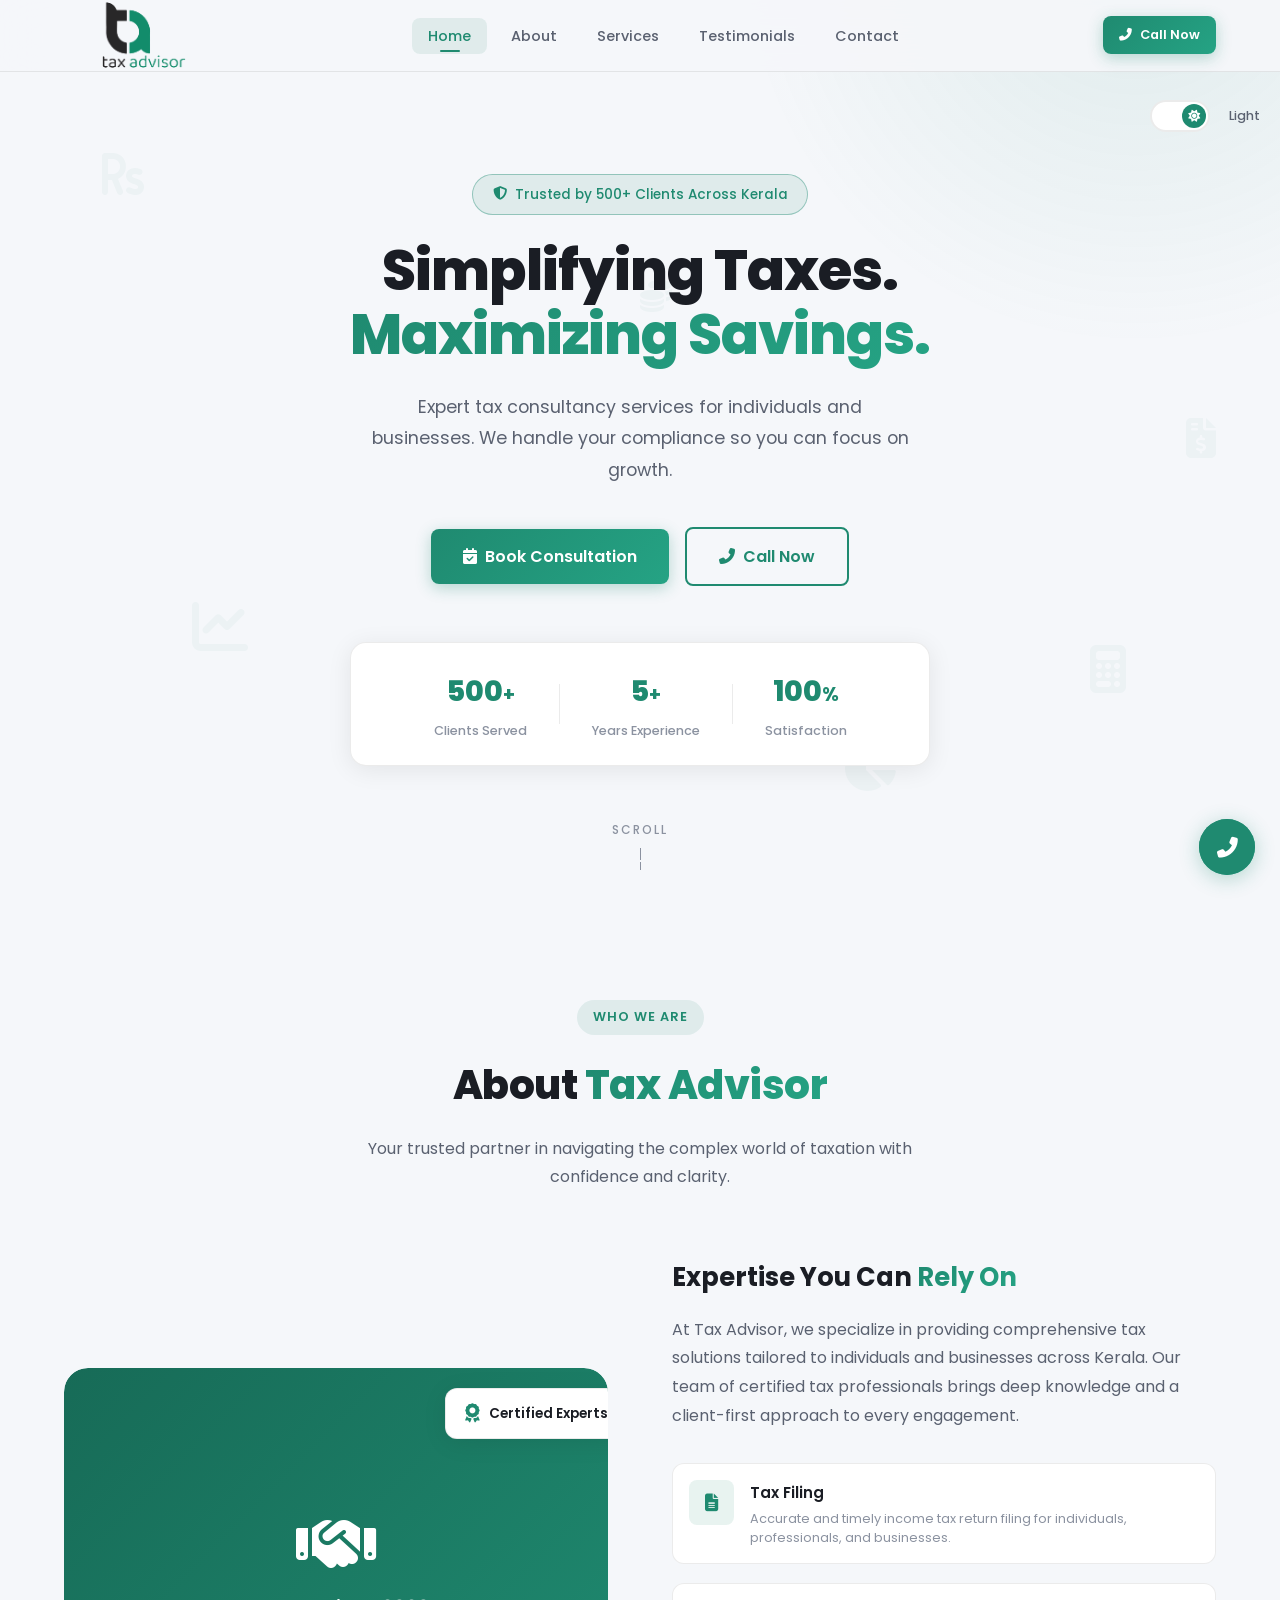
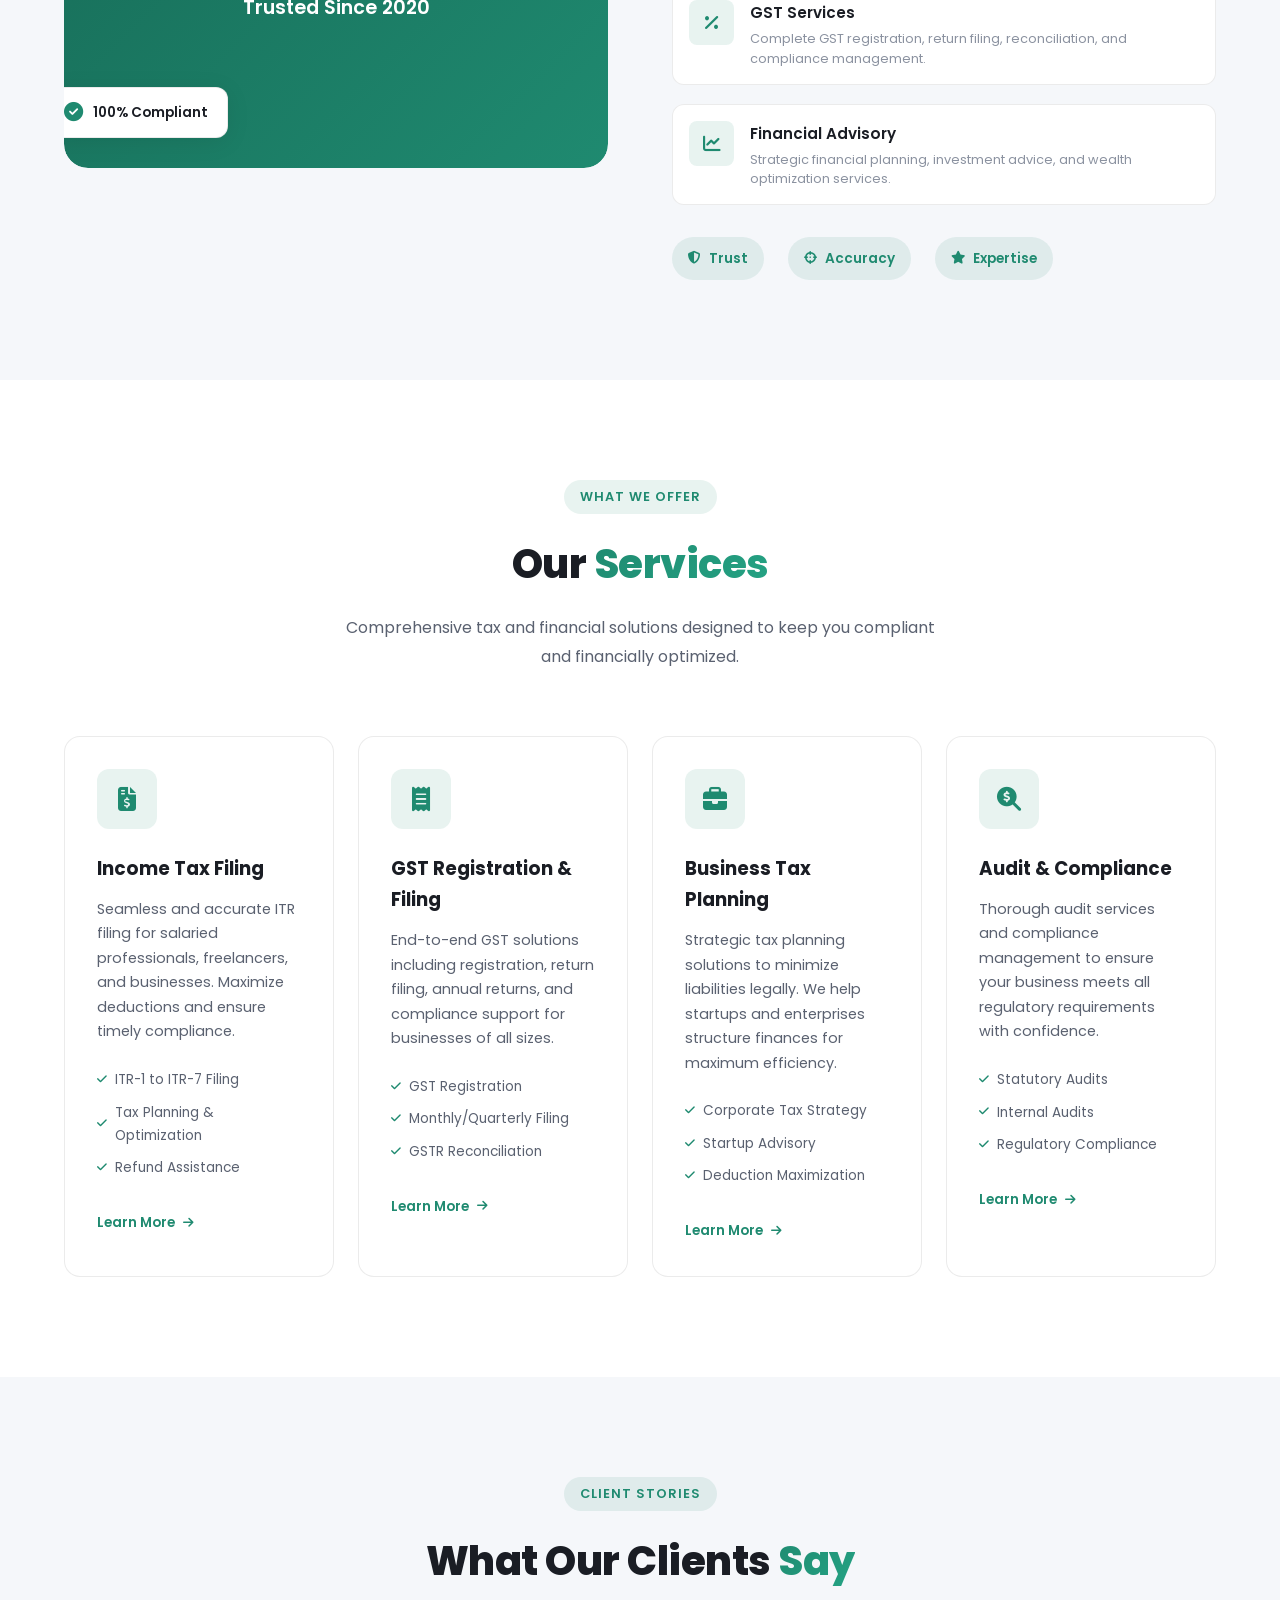
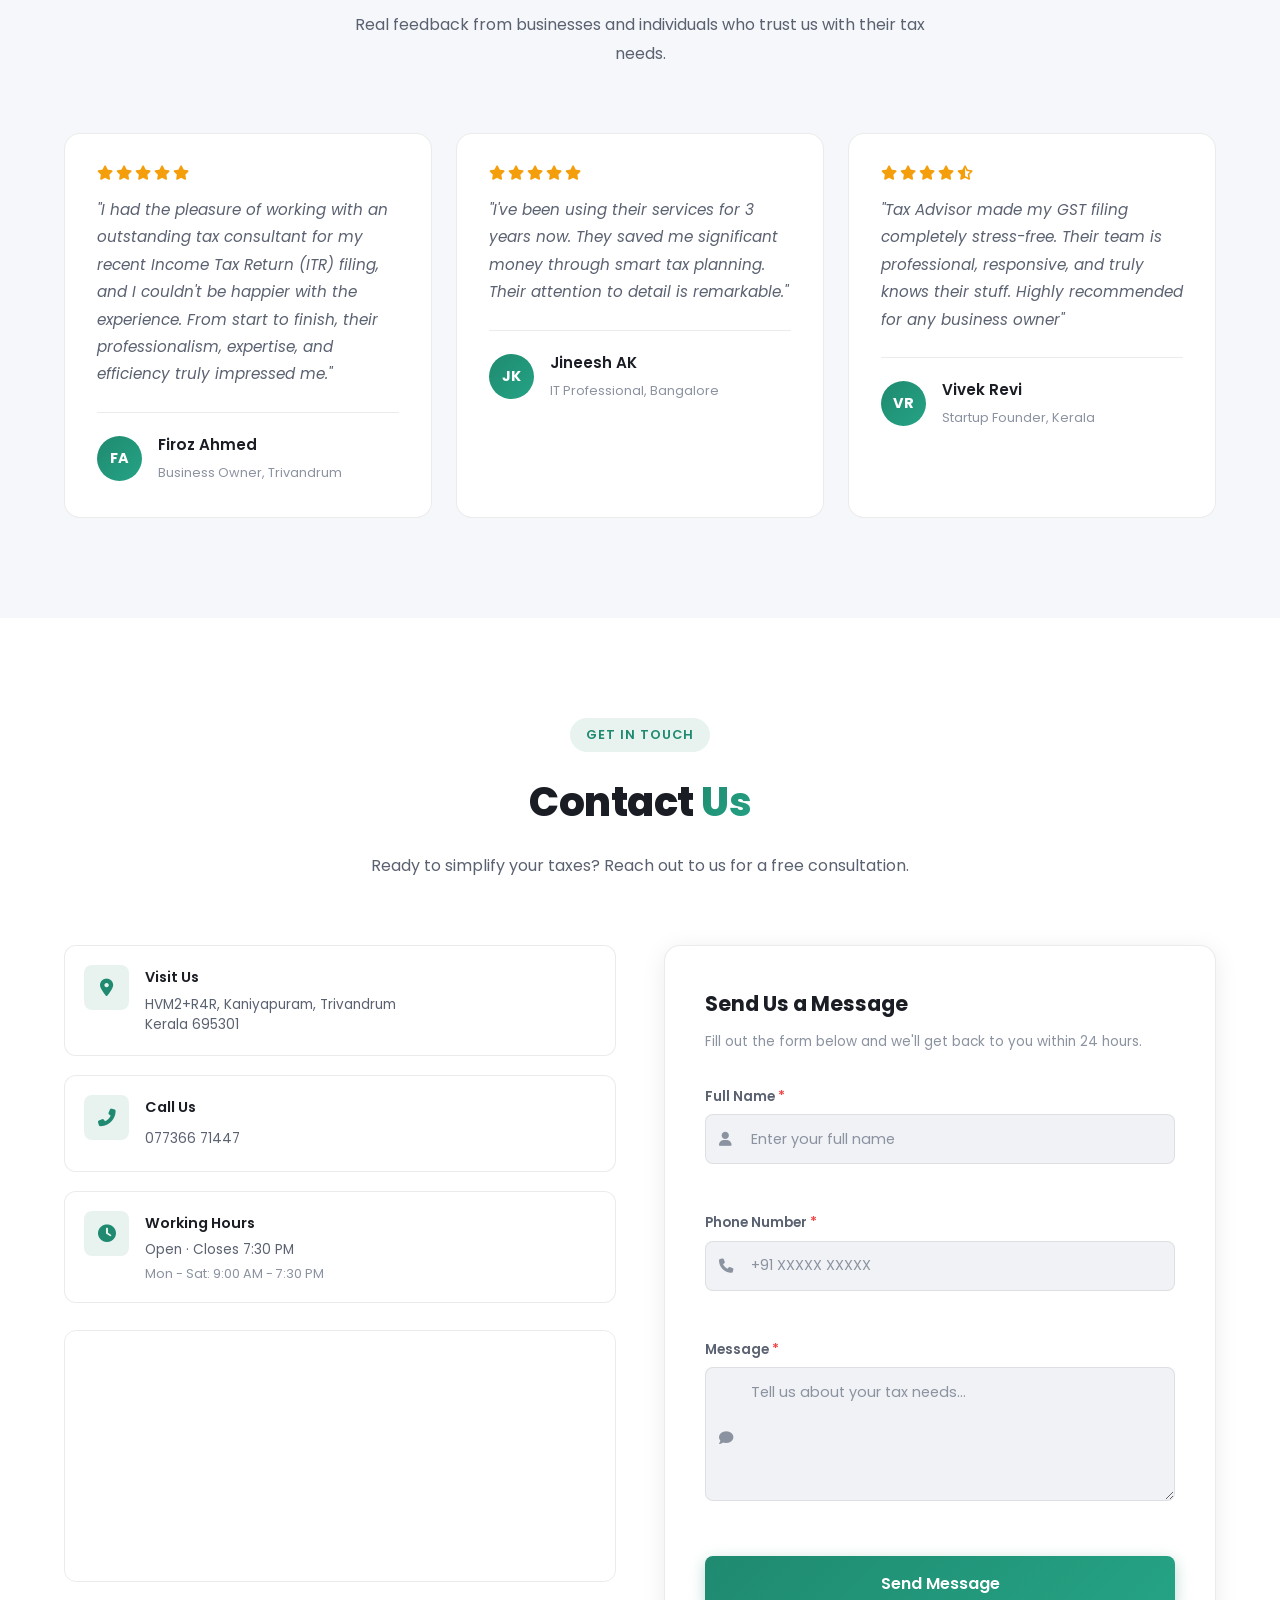
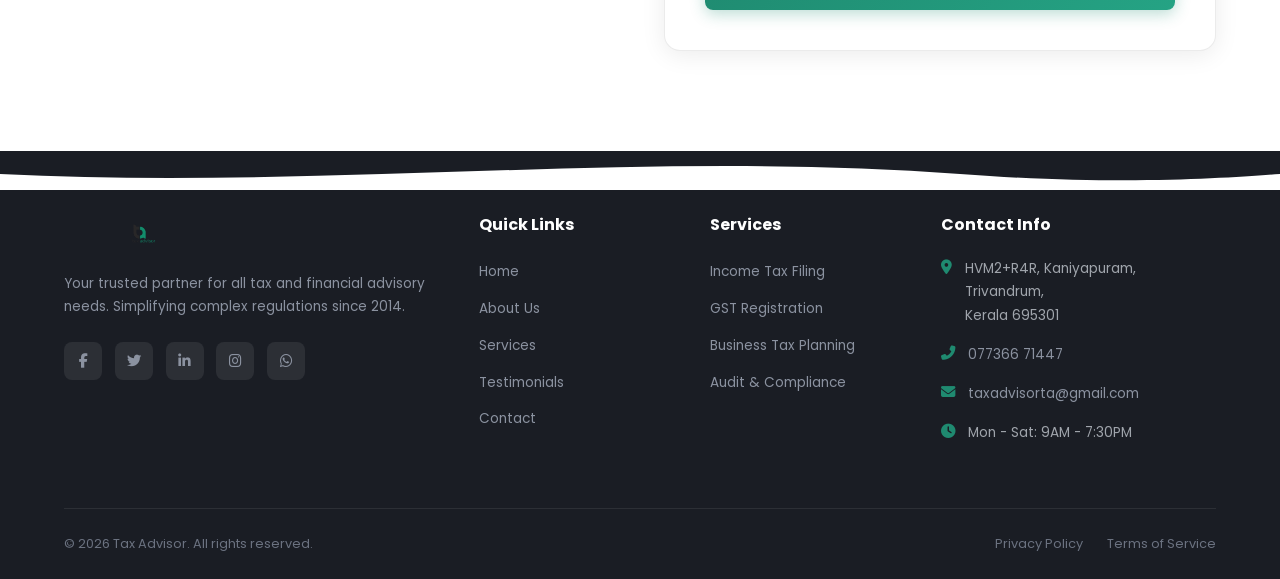
<file: index.html>
<!DOCTYPE html>
<html lang="en" data-theme="light">
<head>
    <meta charset="UTF-8">
    <meta name="viewport" content="width=device-width, initial-scale=1.0">
    <meta name="description" content="Tax Advisor - Professional tax consultancy services in Kaniyapuram, Trivandrum, Kerala. Income Tax Filing, GST Services, Business Tax Planning & Audit Compliance.">
    <title>Best Tax Filing & GST Services in Trivandrum | Tax Advisor</title>
    <link rel="icon" type="image/x-icon" href="/favicon.ico?v=2">
    <link rel="stylesheet" href="style.css">
    <link rel="stylesheet" href="https://cdnjs.cloudflare.com/ajax/libs/font-awesome/6.5.0/css/all.min.css">
    <link href="https://fonts.googleapis.com/css2?family=Poppins:wght@300;400;500;600;700;800&display=swap" rel="stylesheet">
</head>
<body>

    <!-- Theme Toggle -->
    <div class="theme-toggle-wrapper">
        <div class="theme-toggle" id="themeToggle" role="button" tabindex="0" aria-label="Toggle theme">
            <div class="toggle-track">
                <div class="toggle-thumb">
                    <i class="fas fa-moon moon-icon"></i>
                    <i class="fas fa-sun sun-icon"></i>
                </div>
            </div>
        </div>
        <span class="theme-label" id="themeLabel">Dark</span>
    </div>

    <!-- Floating Background Icons -->
    <div class="floating-icons" aria-hidden="true">
        <div class="float-icon float-1"><i class="fas fa-rupee-sign"></i></div>
        <div class="float-icon float-2"><i class="fas fa-file-invoice-dollar"></i></div>
        <div class="float-icon float-3"><i class="fas fa-chart-line"></i></div>
        <div class="float-icon float-4"><i class="fas fa-calculator"></i></div>
        <div class="float-icon float-5"><i class="fas fa-coins"></i></div>
        <div class="float-icon float-6"><i class="fas fa-chart-pie"></i></div>
    </div>

    <!-- Header -->
    <header class="header" id="header">
        <div class="container header-inner">
            <a href="#hero" class="logo">
                <div class="logo-wrapper">
                    <img src="logo.png" alt="Tax Advisor Logo" class="logo-image">
                </div>
            </a>

            <nav class="nav" id="mainNav">
                <ul class="nav-links">
                    <li><a href="#hero" class="nav-link active">Home</a></li>
                    <li><a href="#about" class="nav-link">About</a></li>
                    <li><a href="#services" class="nav-link">Services</a></li>
                    <li><a href="#testimonials" class="nav-link">Testimonials</a></li>
                    <li><a href="#contact" class="nav-link">Contact</a></li>
                </ul>
            </nav>

            <div class="header-actions">
                <a href="tel:07736671447" class="btn btn-sm btn-primary header-cta">
                    <i class="fas fa-phone-alt"></i>
                    <span class="cta-text">Call Now</span>
                </a>
                <button class="hamburger" id="hamburger" aria-label="Toggle menu" aria-expanded="false">
                    <span class="hamburger-line"></span>
                    <span class="hamburger-line"></span>
                    <span class="hamburger-line"></span>
                </button>
            </div>
        </div>
    </header>

    <div class="mobile-overlay" id="mobileOverlay"></div>

    <!-- Hero Section -->
    <section class="hero" id="hero">
        <div class="hero-bg-gradient"></div>
        <div class="container hero-content">
            <div class="hero-badge fade-in-up">
                <i class="fas fa-shield-alt"></i>
                <span>Trusted by 500+ Clients Across Kerala</span>
            </div>
            <h1 class="hero-title fade-in-up delay-1">
                Simplifying Taxes.<br>
                <span class="text-gradient">Maximizing Savings.</span>
            </h1>
            <p class="hero-subtitle fade-in-up delay-2">
                Expert tax consultancy services for individuals and businesses. We handle your compliance so you can focus on growth.
            </p>
            <div class="hero-buttons fade-in-up delay-3">
                <a href="#contact" class="btn btn-primary btn-lg">
                    <i class="fas fa-calendar-check"></i> Book Consultation
                </a>
                <a href="tel:07736671447" class="btn btn-outline btn-lg">
                    <i class="fas fa-phone-alt"></i> Call Now
                </a>
            </div>
            <div class="hero-stats fade-in-up delay-4">
                <div class="stat-item">
                    <span class="stat-number" data-count="500">0</span><span class="stat-plus">+</span>
                    <span class="stat-label">Clients Served</span>
                </div>
                <div class="stat-divider"></div>
                <div class="stat-item">
                    <span class="stat-number" data-count="5">0</span><span class="stat-plus">+</span>
                    <span class="stat-label">Years Experience</span>
                </div>
                <div class="stat-divider"></div>
                <div class="stat-item">
                    <span class="stat-number" data-count="100">0</span><span class="stat-percent">%</span>
                    <span class="stat-label">Satisfaction</span>
                </div>
            </div>
        </div>
        <div class="hero-scroll-indicator">
            <a href="#about">
                <span>Scroll</span>
                <div class="scroll-arrow">
                    <div class="arrow-line"></div>
                    <div class="arrow-line"></div>
                </div>
            </a>
        </div>
    </section>

    <!-- About Section -->
    <section class="about section" id="about">
        <div class="container">
            <div class="section-header fade-in-up">
                <span class="section-tag">Who We Are</span>
                <h2 class="section-title">About <span class="text-gradient">Tax Advisor</span></h2>
                <p class="section-subtitle">Your trusted partner in navigating the complex world of taxation with confidence and clarity.</p>
            </div>

            <div class="about-grid">
                <div class="about-visual fade-in-left">
                    <div class="about-image-wrapper">
                        <div class="about-image-bg"></div>
                        <div class="about-image-content">
                            <i class="fas fa-handshake"></i>
                            <span>Trusted Since 2020</span>
                        </div>
                        <div class="about-badge badge-1"><i class="fas fa-award"></i><span>Certified Experts</span></div>
                        <div class="about-badge badge-2"><i class="fas fa-check-circle"></i><span>100% Compliant</span></div>
                    </div>
                </div>

                <div class="about-content fade-in-right">
                    <h3>Expertise You Can <span class="text-gradient">Rely On</span></h3>
                    <p>At Tax Advisor, we specialize in providing comprehensive tax solutions tailored to individuals and businesses across Kerala. Our team of certified tax professionals brings deep knowledge and a client-first approach to every engagement.</p>
                    
                    <div class="about-features">
                        <div class="about-feature">
                            <div class="feature-icon"><i class="fas fa-file-alt"></i></div>
                            <div class="feature-text">
                                <h4>Tax Filing</h4>
                                <p>Accurate and timely income tax return filing for individuals, professionals, and businesses.</p>
                            </div>
                        </div>
                        <div class="about-feature">
                            <div class="feature-icon"><i class="fas fa-percentage"></i></div>
                            <div class="feature-text">
                                <h4>GST Services</h4>
                                <p>Complete GST registration, return filing, reconciliation, and compliance management.</p>
                            </div>
                        </div>
                        <div class="about-feature">
                            <div class="feature-icon"><i class="fas fa-chart-line"></i></div>
                            <div class="feature-text">
                                <h4>Financial Advisory</h4>
                                <p>Strategic financial planning, investment advice, and wealth optimization services.</p>
                            </div>
                        </div>
                    </div>

                    <div class="about-trust">
                        <div class="trust-item"><i class="fas fa-shield-alt"></i><span>Trust</span></div>
                        <div class="trust-item"><i class="fas fa-crosshairs"></i><span>Accuracy</span></div>
                        <div class="trust-item"><i class="fas fa-star"></i><span>Expertise</span></div>
                    </div>
                </div>
            </div>
        </div>
    </section>

    <!-- Services Section -->
    <section class="services section" id="services">
        <div class="container">
            <div class="section-header fade-in-up">
                <span class="section-tag">What We Offer</span>
                <h2 class="section-title">Our <span class="text-gradient">Services</span></h2>
                <p class="section-subtitle">Comprehensive tax and financial solutions designed to keep you compliant and financially optimized.</p>
            </div>

            <div class="services-grid">
                <div class="service-card fade-in-up delay-1">
                    <div class="service-card-glow"></div>
                    <div class="service-icon"><i class="fas fa-file-invoice-dollar"></i></div>
                    <h3>Income Tax Filing</h3>
                    <p>Seamless and accurate ITR filing for salaried professionals, freelancers, and businesses. Maximize deductions and ensure timely compliance.</p>
                    <ul class="service-list">
                        <li><i class="fas fa-check"></i> ITR-1 to ITR-7 Filing</li>
                        <li><i class="fas fa-check"></i> Tax Planning & Optimization</li>
                        <li><i class="fas fa-check"></i> Refund Assistance</li>
                    </ul>
                    <a href="#contact" class="service-link">Learn More <i class="fas fa-arrow-right"></i></a>
                </div>

                <div class="service-card fade-in-up delay-2">
                    <div class="service-card-glow"></div>
                    <div class="service-icon"><i class="fas fa-receipt"></i></div>
                    <h3>GST Registration & Filing</h3>
                    <p>End-to-end GST solutions including registration, return filing, annual returns, and compliance support for businesses of all sizes.</p>
                    <ul class="service-list">
                        <li><i class="fas fa-check"></i> GST Registration</li>
                        <li><i class="fas fa-check"></i> Monthly/Quarterly Filing</li>
                        <li><i class="fas fa-check"></i> GSTR Reconciliation</li>
                    </ul>
                    <a href="#contact" class="service-link">Learn More <i class="fas fa-arrow-right"></i></a>
                </div>

                <div class="service-card fade-in-up delay-3">
                    <div class="service-card-glow"></div>
                    <div class="service-icon"><i class="fas fa-briefcase"></i></div>
                    <h3>Business Tax Planning</h3>
                    <p>Strategic tax planning solutions to minimize liabilities legally. We help startups and enterprises structure finances for maximum efficiency.</p>
                    <ul class="service-list">
                        <li><i class="fas fa-check"></i> Corporate Tax Strategy</li>
                        <li><i class="fas fa-check"></i> Startup Advisory</li>
                        <li><i class="fas fa-check"></i> Deduction Maximization</li>
                    </ul>
                    <a href="#contact" class="service-link">Learn More <i class="fas fa-arrow-right"></i></a>
                </div>

                <div class="service-card fade-in-up delay-4">
                    <div class="service-card-glow"></div>
                    <div class="service-icon"><i class="fas fa-search-dollar"></i></div>
                    <h3>Audit & Compliance</h3>
                    <p>Thorough audit services and compliance management to ensure your business meets all regulatory requirements with confidence.</p>
                    <ul class="service-list">
                        <li><i class="fas fa-check"></i> Statutory Audits</li>
                        <li><i class="fas fa-check"></i> Internal Audits</li>
                        <li><i class="fas fa-check"></i> Regulatory Compliance</li>
                    </ul>
                    <a href="#contact" class="service-link">Learn More <i class="fas fa-arrow-right"></i></a>
                </div>
            </div>
        </div>
    </section>

    <!-- Testimonials Section -->
    <section class="testimonials section" id="testimonials">
        <div class="container">
            <div class="section-header fade-in-up">
                <span class="section-tag">Client Stories</span>
                <h2 class="section-title">What Our Clients <span class="text-gradient">Say</span></h2>
                <p class="section-subtitle">Real feedback from businesses and individuals who trust us with their tax needs.</p>
            </div>

            <div class="testimonials-grid">
                <div class="testimonial-card fade-in-up delay-1">
                    <div class="testimonial-stars">
                        <i class="fas fa-star"></i><i class="fas fa-star"></i><i class="fas fa-star"></i><i class="fas fa-star"></i><i class="fas fa-star"></i>
                    </div>
                    <p class="testimonial-text">"I had the pleasure of working with an outstanding tax consultant for my recent Income Tax Return (ITR) filing, and I couldn't be happier with the experience. From start to finish, their professionalism, expertise, and efficiency truly impressed me."</p>
                    <div class="testimonial-author">
                        <div class="author-avatar">FA</div>
                        <div class="author-info">
                            <h4>Firoz Ahmed</h4>
                            <span>Business Owner, Trivandrum</span>
                        </div>
                    </div>
                </div>

                <div class="testimonial-card fade-in-up delay-2">
                    <div class="testimonial-stars">
                        <i class="fas fa-star"></i><i class="fas fa-star"></i><i class="fas fa-star"></i><i class="fas fa-star"></i><i class="fas fa-star"></i>
                    </div>
                    <p class="testimonial-text">"I've been using their services for 3 years now. They saved me significant money through smart tax planning. Their attention to detail is remarkable."</p>
                    <div class="testimonial-author">
                        <div class="author-avatar">JK</div>
                        <div class="author-info">
                            <h4>Jineesh AK</h4>
                            <span>IT Professional, Bangalore</span>
                        </div>
                    </div>
                </div>

                <div class="testimonial-card fade-in-up delay-3">
                    <div class="testimonial-stars">
                        <i class="fas fa-star"></i><i class="fas fa-star"></i><i class="fas fa-star"></i><i class="fas fa-star"></i><i class="fas fa-star-half-alt"></i>
                    </div>
                    <p class="testimonial-text">"Tax Advisor made my GST filing completely stress-free. Their team is professional, responsive, and truly knows their stuff. Highly recommended for any business owner"</p>
                    <div class="testimonial-author">
                        <div class="author-avatar">VR</div>
                        <div class="author-info">
                            <h4>Vivek Revi</h4>
                            <span>Startup Founder, Kerala</span>
                        </div>
                    </div>
                </div>
            </div>
        </div>
    </section>

    <!-- Contact Section -->
    <section class="contact section" id="contact">
        <div class="container">
            <div class="section-header fade-in-up">
                <span class="section-tag">Get In Touch</span>
                <h2 class="section-title">Contact <span class="text-gradient">Us</span></h2>
                <p class="section-subtitle">Ready to simplify your taxes? Reach out to us for a free consultation.</p>
            </div>

            <div class="contact-grid">
                <div class="contact-info fade-in-left">
                    <div class="contact-card">
                        <div class="contact-icon"><i class="fas fa-map-marker-alt"></i></div>
                        <div class="contact-details">
                            <h4>Visit Us</h4>
                            <p>HVM2+R4R, Kaniyapuram, Trivandrum<br>Kerala 695301</p>
                        </div>
                    </div>
                    <div class="contact-card">
                        <div class="contact-icon"><i class="fas fa-phone-alt"></i></div>
                        <div class="contact-details">
                            <h4>Call Us</h4>
                            <a href="tel:07736671447">077366 71447</a>
                        </div>
                    </div>
                    <div class="contact-card">
                        <div class="contact-icon"><i class="fas fa-clock"></i></div>
                        <div class="contact-details">
                            <h4>Working Hours</h4>
                            <p>Open · Closes 7:30 PM</p>
                            <p class="hours-detail">Mon - Sat: 9:00 AM - 7:30 PM</p>
                        </div>
                    </div>
                    <div class="map-wrapper">
                        <iframe src="https://www.google.com/maps/embed?pb=!1m18!1m12!1m3!1d3942.123456789!2d76.8505089!3d8.5843086!2m3!1f0!2f0!3f0!3m2!1i1024!2i768!4f13.1!3m3!1m2!1s0x3b05bffb54291fa1%3A0xe53bfc1cc85f7f0c!2sTax%20advisor%2C%20HVM2%2BR4R%2C%20Kaniyapuram%2C%20Kerala%20695301!5e0!3m2!1sen!2sin!4v1620000000000!5m2!1sen!2sin" width="100%" height="250" style="border:0; border-radius: 12px;" allowfullscreen="" loading="lazy" title="Tax Advisor Location"></iframe>
                    </div>
                </div>

                <div class="contact-form-wrapper fade-in-right">
                    <div class="contact-form-card">
                        <h3>Send Us a Message</h3>
                        <p>Fill out the form below and we'll get back to you within 24 hours.</p>
                        
                        <form id="contactForm" class="contact-form" action="https://formsubmit.co/ajax/taxadvisorta@gmail.com" method="POST">
    <!-- FormSubmit.co Configuration -->
    <input type="hidden" name="_subject" value="📩 New Inquiry - Tax Advisor Website">
    <input type="hidden" name="_captcha" value="false">
    <input type="hidden" name="_autoresponse" value="Thank you for contacting Tax Advisor! We have received your message and will respond within 24 hours.">
                            <div class="form-group">
                                <label for="name">Full Name <span class="required">*</span></label>
                                <div class="input-wrapper">
                                    <i class="fas fa-user input-icon"></i>
                                    <input type="text" id="name" name="name" placeholder="Enter your full name" required>
                                </div>
                                <span class="error-msg" id="nameError"></span>
                            </div>
                            <div class="form-group">
                                <label for="phone">Phone Number <span class="required">*</span></label>
                                <div class="input-wrapper">
                                    <i class="fas fa-phone input-icon"></i>
                                    <input type="tel" id="phone" name="phone" placeholder="+91 XXXXX XXXXX" required>
                                </div>
                                <span class="error-msg" id="phoneError"></span>
                            </div>
                            <div class="form-group">
                                <label for="message">Message <span class="required">*</span></label>
                                <div class="input-wrapper">
                                    <i class="fas fa-comment input-icon"></i>
                                    <textarea id="message" name="message" rows="5" placeholder="Tell us about your tax needs..." required></textarea>
                                </div>
                                <span class="error-msg" id="messageError"></span>
                            </div>
                            <button type="submit" class="btn btn-primary btn-lg btn-block" id="submitBtn">
                                <span class="btn-text">Send Message</span>
                                <span class="btn-loader"><i class="fas fa-spinner fa-spin"></i></span>
                                <span class="btn-success"><i class="fas fa-check"></i> Sent!</span>
                            </button>
                        </form>
                    </div>
                </div>
            </div>
        </div>
    </section>

    <!-- Footer -->
    <footer class="footer" id="footer">
        <div class="footer-wave">
            <svg viewBox="0 0 1440 100" preserveAspectRatio="none">
                <path fill="currentColor" d="M0,60 C360,100 720,0 1080,60 C1260,90 1380,70 1440,60 L1440,100 L0,100 Z"></path>
            </svg>
        </div>
        <div class="container">
            <div class="footer-grid">
                <div class="footer-brand">
                    <a href="#hero" class="logo footer-logo">
                        <div class="logo-wrapper">
                            <img src="logo.png" alt="Tax Advisor Logo" class="logo-image">
                        </div>
                    </a>
                    <p>Your trusted partner for all tax and financial advisory needs. Simplifying complex regulations since 2014.</p>
                    <div class="footer-social">
                        <a href="#" aria-label="Facebook"><i class="fab fa-facebook-f"></i></a>
                        <a href="#" aria-label="Twitter"><i class="fab fa-twitter"></i></a>
                        <a href="#" aria-label="LinkedIn"><i class="fab fa-linkedin-in"></i></a>
                        <a href="#" aria-label="Instagram"><i class="fab fa-instagram"></i></a>
                        <a href="https://wa.me/9107736671447" aria-label="WhatsApp" target="_blank"><i class="fab fa-whatsapp"></i></a>
                    </div>
                </div>

                <div class="footer-links">
                    <h4>Quick Links</h4>
                    <ul>
                        <li><a href="#hero">Home</a></li>
                        <li><a href="#about">About Us</a></li>
                        <li><a href="#services">Services</a></li>
                        <li><a href="#testimonials">Testimonials</a></li>
                        <li><a href="#contact">Contact</a></li>
                    </ul>
                </div>

                <div class="footer-links">
                    <h4>Services</h4>
                    <ul>
                        <li><a href="#services">Income Tax Filing</a></li>
                        <li><a href="#services">GST Registration</a></li>
                        <li><a href="#services">Business Tax Planning</a></li>
                        <li><a href="#services">Audit & Compliance</a></li>
                    </ul>
                </div>

                <div class="footer-contact">
                    <h4>Contact Info</h4>
                    <div class="footer-contact-item">
                        <i class="fas fa-map-marker-alt"></i>
                        <span>HVM2+R4R, Kaniyapuram, Trivandrum,<br>Kerala 695301</span>
                    </div>
                    <div class="footer-contact-item">
                        <i class="fas fa-phone-alt"></i>
                        <a href="tel:07736671447">077366 71447</a>
                    </div>
                    <div class="footer-contact-item">
                        <i class="fas fa-envelope"></i>
                        <a href="mailto:taxadvisorta@gmail.com">taxadvisorta@gmail.com</a>
                    </div>
                    <div class="footer-contact-item">
                        <i class="fas fa-clock"></i>
                        <span>Mon - Sat: 9AM - 7:30PM</span>
                    </div>
                </div>
            </div>

            <div class="footer-bottom">
                <p>&copy; 2026 Tax Advisor. All rights reserved.</p>
                <div class="footer-bottom-links">
                    <a href="#">Privacy Policy</a>
                    <a href="#">Terms of Service</a>
                </div>
            </div>
        </div>
    </footer>

    <!-- Floating Call Button -->
    <a href="tel:07736671447" class="floating-call-btn" aria-label="Call Tax Advisor">
        <i class="fas fa-phone-alt"></i>
        <span class="call-pulse"></span>
    </a>

    <!-- Back to Top -->
    <button class="back-to-top" id="backToTop" aria-label="Back to top">
        <i class="fas fa-chevron-up"></i>
    </button>

    <!-- Success Modal -->
    <div class="modal-overlay" id="successModal">
        <div class="modal-content">
            <div class="modal-icon"><i class="fas fa-check-circle"></i></div>
            <h3>Message Sent Successfully!</h3>
            <p>Thank you for reaching out. We'll get back to you within 24 hours.</p>
            <button class="btn btn-primary" id="closeModal">Got It</button>
        </div>
    </div>

    <script src="script.js"></script>
</body>
</html>
</file>
<file: style.css>
/* ============================================
   TAX ADVISOR - Complete Stylesheet
   Independent Logo Scaling System Included
   ============================================ */

:root {
    /* === INDEPENDENT LOGO SCALING === */
    /* Change ONLY this number to resize logo. Surrounding layout stays fixed. */
    --logo-scale: 1;          
    --logo-base-width: 160px;
    --logo-base-height: 45px;

    --primary: #1f8a70;
    --primary-light: #25a384;
    --primary-dark: #176b57;
    --primary-glow: rgba(31, 138, 112, 0.3);
    --primary-subtle: rgba(31, 138, 112, 0.1);
    
    --transition-fast: 0.2s ease;
    --transition: 0.3s ease;
    --transition-slow: 0.5s ease;
    
    --radius-sm: 8px;
    --radius: 12px;
    --radius-lg: 16px;
    --radius-xl: 24px;
    
    --font-main: 'Poppins', -apple-system, BlinkMacSystemFont, 'Segoe UI', sans-serif;
}

/* Dark Theme */
[data-theme="dark"] {
    --bg-primary: #0a0c10;
    --bg-secondary: #111318;
    --bg-card: #181b21;
    --bg-card-hover: #1f2329;
    --bg-input: #1a1d24;
    --bg-input-focus: #22262e;
    --text-primary: #ffffff;
    --text-secondary: #a0a5ac;
    --text-muted: #6b7280;
    --border: rgba(255,255,255,0.08);
    --border-hover: rgba(31, 138, 112, 0.4);
    --header-bg: rgba(10, 12, 16, 0.85);
    --footer-bg: #060810;
    --shadow-card: 0 4px 24px rgba(0,0,0,0.4);
    --shadow-card-hover: 0 8px 40px rgba(0,0,0,0.5);
    --icon-float: rgba(31, 138, 112, 0.06);
}

/* Light Theme */
[data-theme="light"] {
    --bg-primary: #f5f7fa;
    --bg-secondary: #ffffff;
    --bg-card: #ffffff;
    --bg-card-hover: #f8f9fb;
    --bg-input: #f0f2f5;
    --bg-input-focus: #e8eaef;
    --text-primary: #1a1d24;
    --text-secondary: #5a6170;
    --text-muted: #8b92a0;
    --border: rgba(0,0,0,0.08);
    --border-hover: rgba(31, 138, 112, 0.4);
    --header-bg: rgba(245, 247, 250, 0.9);
    --footer-bg: #1a1d24;
    --shadow-card: 0 4px 24px rgba(0,0,0,0.08);
    --shadow-card-hover: 0 8px 40px rgba(0,0,0,0.12);
    --icon-float: rgba(31, 138, 112, 0.04);
}

*, *::before, *::after { margin: 0; padding: 0; box-sizing: border-box; }
html { scroll-behavior: smooth; scroll-padding-top: 80px; font-size: 16px; }
body {
    font-family: var(--font-main);
    background-color: var(--bg-primary);
    color: var(--text-primary);
    line-height: 1.7;
    transition: background-color var(--transition-slow), color var(--transition-slow);
    overflow-x: hidden;
    -webkit-font-smoothing: antialiased;
}
a { text-decoration: none; color: inherit; transition: color var(--transition-fast); }
ul, ol { list-style: none; }
button, input, textarea, select { font-family: inherit; font-size: inherit; border: none; outline: none; }
.container { max-width: 1200px; margin: 0 auto; padding: 0 1.5rem; }

/* ============================================
   INDEPENDENT LOGO SCALING SYSTEM
   ============================================ */
.logo {
    display: flex;
    align-items: center;
    flex-shrink: 0;
    gap: 0.6rem;
    /* Prevents logo from pushing navbar height */
    line-height: 0;
}

.logo-wrapper {
    position: relative;
    /* Fixed container dimensions using CSS calc() */
    width: calc(var(--logo-base-width) * var(--logo-scale));
    height: calc(var(--logo-base-height) * var(--logo-scale));
    display: flex;
    align-items: center;
    justify-content: center;
    /* Locks flex behavior so it never expands parent */
    flex-shrink: 0;
    flex-grow: 0;
    overflow: visible;
}

.logo-image {
    max-width: 280%;
    max-height: 280%;
    width: auto;
    height: auto;
    object-fit: contain;
    display: block;
    transition: transform var(--transition);
}

.logo:hover .logo-image { transform: scale(1.03); }

/* Mobile adjustment for logo */
@media (max-width: 768px) {
    :root {
        --logo-base-height: 38px;
        --logo-base-width: 130px;
    }
}

/* ============================================
   THEME TOGGLE
   ============================================ */
.theme-toggle-wrapper {
    position: fixed;
    top: 100px;
    right: 20px;
    z-index: 999;
    display: flex;
    align-items: center;
    gap: 10px;
}
.theme-toggle { width: 60px; height: 32px; cursor: pointer; position: relative; }
.toggle-track {
    width: 100%; height: 100%;
    background: var(--bg-card);
    border-radius: 16px;
    border: 2px solid var(--border);
    position: relative;
    transition: all var(--transition);
}
.toggle-thumb {
    position: absolute; top: 2px; left: 2px;
    width: 24px; height: 24px;
    background: var(--primary);
    border-radius: 50%;
    display: flex; align-items: center; justify-content: center;
    transition: transform var(--transition);
    overflow: hidden;
}
[data-theme="light"] .toggle-thumb { transform: translateX(28px); }
.moon-icon, .sun-icon { position: absolute; font-size: 12px; color: white; transition: opacity var(--transition); }
.moon-icon { opacity: 1; } .sun-icon { opacity: 0; }
[data-theme="light"] .moon-icon { opacity: 0; } [data-theme="light"] .sun-icon { opacity: 1; }
.theme-label { font-size: 0.8rem; color: var(--text-secondary); font-weight: 500; min-width: 40px; text-align: right; }

/* ============================================
   FLOATING ICONS
   ============================================ */
.floating-icons { position: fixed; top: 0; left: 0; width: 100%; height: 100%; pointer-events: none; z-index: 0; overflow: hidden; }
.float-icon { position: absolute; font-size: 3rem; color: var(--icon-float); animation: floatIcon 20s ease-in-out infinite; }
.float-1 { top: 15%; left: 8%; animation-delay: 0s; }
.float-2 { top: 45%; right: 5%; animation-delay: -3s; font-size: 2.5rem; }
.float-3 { bottom: 25%; left: 15%; animation-delay: -6s; font-size: 3.5rem; }
.float-4 { top: 70%; right: 12%; animation-delay: -9s; }
.float-5 { top: 30%; left: 50%; animation-delay: -12s; font-size: 2rem; }
.float-6 { bottom: 10%; right: 30%; animation-delay: -15s; }
@keyframes floatIcon {
    0%, 100% { transform: translateY(0) rotate(0deg); opacity: 0.06; }
    25% { transform: translateY(-30px) rotate(5deg); opacity: 0.1; }
    50% { transform: translateY(-15px) rotate(-3deg); opacity: 0.06; }
    75% { transform: translateY(-40px) rotate(4deg); opacity: 0.09; }
}

/* ============================================
   HEADER & NAV
   ============================================ */
.header {
    position: fixed; top: 0; left: 0; right: 0; z-index: 1000;
    background: var(--header-bg); backdrop-filter: blur(20px);
    border-bottom: 1px solid var(--border);
    transition: all var(--transition); padding: 0.8rem 0;
}
.header.scrolled { padding: 0.5rem 0; box-shadow: var(--shadow-card); }
.header-inner { display: flex; align-items: center; justify-content: space-between; gap: 2rem; }
.nav-links { display: flex; align-items: center; gap: 0.5rem; }
.nav-link {
    padding: 0.5rem 1rem; font-size: 0.9rem; font-weight: 500; color: var(--text-secondary);
    border-radius: var(--radius-sm); transition: all var(--transition); position: relative;
}
.nav-link:hover, .nav-link.active { color: var(--primary); background: var(--primary-subtle); }
.nav-link::after {
    content: ''; position: absolute; bottom: 2px; left: 50%; width: 0; height: 2px;
    background: var(--primary); border-radius: 1px; transition: all var(--transition); transform: translateX(-50%);
}
.nav-link.active::after { width: 20px; }
.header-actions { display: flex; align-items: center; gap: 1rem; }
.btn {
    display: inline-flex; align-items: center; justify-content: center; gap: 0.5rem;
    padding: 0.6rem 1.2rem; border-radius: var(--radius-sm); font-weight: 600; font-size: 0.85rem;
    cursor: pointer; transition: all var(--transition); border: none; white-space: nowrap;
}
.btn-sm { padding: 0.5rem 1rem; font-size: 0.8rem; }
.btn-lg { padding: 0.9rem 2rem; font-size: 1rem; }
.btn-primary { background: linear-gradient(135deg, var(--primary), var(--primary-light)); color: white; box-shadow: 0 4px 15px var(--primary-glow); }
.btn-primary:hover { transform: translateY(-2px); box-shadow: 0 6px 25px var(--primary-glow); }
.btn-outline { background: transparent; border: 2px solid var(--primary); color: var(--primary); }
.btn-outline:hover { background: var(--primary-subtle); transform: translateY(-2px); }
.btn-block { width: 100%; }
.btn-loader, .btn-success { display: none; }
.btn.loading .btn-text { display: none; }
.btn.loading .btn-loader { display: inline-flex; }
.btn.success .btn-text { display: none; }
.btn.success .btn-loader { display: none; }
.btn.success .btn-success { display: inline-flex; }
.hamburger { display: none; flex-direction: column; gap: 5px; background: none; cursor: pointer; padding: 5px; z-index: 1001; }
.hamburger-line { width: 24px; height: 2.5px; background: var(--text-primary); border-radius: 2px; transition: all var(--transition); }
.hamburger.active .hamburger-line:nth-child(1) { transform: rotate(45deg) translate(5px, 5px); }
.hamburger.active .hamburger-line:nth-child(2) { opacity: 0; }
.hamburger.active .hamburger-line:nth-child(3) { transform: rotate(-45deg) translate(5px, -5px); }
.mobile-overlay { display: none; position: fixed; top: 0; left: 0; width: 100%; height: 100%; background: rgba(0,0,0,0.5); z-index: 998; opacity: 0; transition: opacity var(--transition); }
.mobile-overlay.active { opacity: 1; }

/* ============================================
   HERO SECTION
   ============================================ */
.hero { min-height: 100vh; display: flex; align-items: center; position: relative; padding: 120px 0 80px; overflow: hidden; }
.hero-bg-gradient {
    position: absolute; top: -50%; right: -20%; width: 800px; height: 800px;
    background: radial-gradient(circle, var(--primary-subtle) 0%, transparent 70%); border-radius: 50%; pointer-events: none;
}
.hero-content { position: relative; z-index: 2; max-width: 700px; margin: 0 auto; text-align: center; }
.hero-badge {
    display: inline-flex; align-items: center; gap: 0.5rem; padding: 0.5rem 1.2rem;
    background: var(--primary-subtle); border: 1px solid var(--border-hover); border-radius: 50px;
    font-size: 0.85rem; font-weight: 500; color: var(--primary); margin-bottom: 1.5rem;
}
.hero-title { font-size: clamp(2.2rem, 5vw, 3.5rem); font-weight: 800; line-height: 1.15; margin-bottom: 1.5rem; letter-spacing: -1px; }
.text-gradient { background: linear-gradient(135deg, var(--primary), var(--primary-light)); -webkit-background-clip: text; -webkit-text-fill-color: transparent; background-clip: text; }
.hero-subtitle { font-size: 1.1rem; color: var(--text-secondary); margin-bottom: 2.5rem; max-width: 550px; margin-left: auto; margin-right: auto; line-height: 1.8; }
.hero-buttons { display: flex; align-items: center; justify-content: center; gap: 1rem; margin-bottom: 3.5rem; flex-wrap: wrap; }
.hero-stats {
    display: flex; align-items: center; justify-content: center; gap: 2rem; padding: 1.5rem 2rem;
    background: var(--bg-card); border: 1px solid var(--border); border-radius: var(--radius-lg); box-shadow: var(--shadow-card);
}
.stat-item { text-align: center; }
.stat-number { font-size: 1.8rem; font-weight: 800; color: var(--primary); }
.stat-plus, .stat-percent { font-size: 1.2rem; font-weight: 700; color: var(--primary); }
.stat-label { display: block; font-size: 0.8rem; color: var(--text-muted); margin-top: 0.2rem; font-weight: 500; }
.stat-divider { width: 1px; height: 40px; background: var(--border); }
.hero-scroll-indicator { position: absolute; bottom: 30px; left: 50%; transform: translateX(-50%); text-align: center; }
.hero-scroll-indicator a { display: flex; flex-direction: column; align-items: center; gap: 8px; color: var(--text-muted); font-size: 0.75rem; font-weight: 500; text-transform: uppercase; letter-spacing: 2px; }
.scroll-arrow { display: flex; flex-direction: column; gap: 2px; align-items: center; }
.arrow-line { width: 1px; height: 12px; background: var(--text-muted); animation: scrollPulse 2s ease-in-out infinite; }
.arrow-line:nth-child(2) { animation-delay: 0.3s; height: 8px; }
@keyframes scrollPulse { 0%, 100% { opacity: 0.3; transform: scaleY(0.5); } 50% { opacity: 1; transform: scaleY(1); } }

/* ============================================
   SECTIONS GENERAL
   ============================================ */
.section { padding: 100px 0; position: relative; z-index: 2; }
.section-header { text-align: center; margin-bottom: 4rem; }
.section-tag {
    display: inline-block; padding: 0.4rem 1rem; background: var(--primary-subtle); color: var(--primary);
    border-radius: 50px; font-size: 0.8rem; font-weight: 600; text-transform: uppercase; letter-spacing: 1px; margin-bottom: 1rem;
}
.section-title { font-size: clamp(1.8rem, 4vw, 2.5rem); font-weight: 800; margin-bottom: 1rem; letter-spacing: -0.5px; }
.section-subtitle { font-size: 1rem; color: var(--text-secondary); max-width: 600px; margin: 0 auto; line-height: 1.8; }

/* ============================================
   ABOUT SECTION
   ============================================ */
.about-grid { display: grid; grid-template-columns: 1fr 1fr; gap: 4rem; align-items: center; }
.about-visual { position: relative; }
.about-image-wrapper { position: relative; border-radius: var(--radius-xl); overflow: hidden; }
.about-image-bg { width: 100%; height: 400px; background: linear-gradient(135deg, var(--primary-dark), var(--primary)); border-radius: var(--radius-xl); position: relative; }
.about-image-content { position: absolute; top: 50%; left: 50%; transform: translate(-50%, -50%); text-align: center; color: white; }
.about-image-content i { font-size: 4rem; margin-bottom: 1rem; display: block; }
.about-image-content span { font-size: 1.2rem; font-weight: 600; }
.about-badge {
    position: absolute; background: var(--bg-card); border: 1px solid var(--border); border-radius: var(--radius);
    padding: 0.8rem 1.2rem; display: flex; align-items: center; gap: 0.6rem; box-shadow: var(--shadow-card); animation: badgeFloat 3s ease-in-out infinite;
}
.about-badge i { color: var(--primary); font-size: 1.2rem; }
.about-badge span { font-size: 0.85rem; font-weight: 600; white-space: nowrap; }
.badge-1 { top: 20px; right: -20px; animation-delay: 0s; }
.badge-2 { bottom: 30px; left: -20px; animation-delay: 1.5s; }
@keyframes badgeFloat { 0%, 100% { transform: translateY(0); } 50% { transform: translateY(-8px); } }
.about-content h3 { font-size: 1.6rem; font-weight: 700; margin-bottom: 1rem; }
.about-content > p { color: var(--text-secondary); margin-bottom: 2rem; line-height: 1.8; }
.about-features { display: flex; flex-direction: column; gap: 1.2rem; margin-bottom: 2rem; }
.about-feature { display: flex; gap: 1rem; padding: 1rem; background: var(--bg-card); border: 1px solid var(--border); border-radius: var(--radius); transition: all var(--transition); }
.about-feature:hover { border-color: var(--border-hover); transform: translateX(5px); }
.feature-icon { width: 45px; height: 45px; min-width: 45px; background: var(--primary-subtle); border-radius: var(--radius-sm); display: flex; align-items: center; justify-content: center; color: var(--primary); font-size: 1.1rem; }
.feature-text h4 { font-size: 0.95rem; font-weight: 600; margin-bottom: 0.2rem; }
.feature-text p { font-size: 0.8rem; color: var(--text-muted); line-height: 1.5; }
.about-trust { display: flex; gap: 1.5rem; }
.trust-item { display: flex; align-items: center; gap: 0.5rem; padding: 0.6rem 1rem; background: var(--primary-subtle); border-radius: 50px; font-size: 0.85rem; font-weight: 600; color: var(--primary); }
.trust-item i { font-size: 0.8rem; }

/* ============================================
   SERVICES SECTION
   ============================================ */
.services { background: var(--bg-secondary); }
.services-grid { display: grid; grid-template-columns: repeat(auto-fit, minmax(260px, 1fr)); gap: 1.5rem; }
.service-card {
    background: var(--bg-card); border: 1px solid var(--border); border-radius: var(--radius-lg);
    padding: 2rem; position: relative; overflow: hidden; transition: all var(--transition); cursor: pointer;
}
.service-card-glow {
    position: absolute; top: -50%; left: -50%; width: 200%; height: 200%;
    background: radial-gradient(circle, var(--primary-subtle) 0%, transparent 60%); opacity: 0; transition: opacity var(--transition-slow); pointer-events: none;
}
.service-card:hover { border-color: var(--border-hover); transform: translateY(-5px); box-shadow: var(--shadow-card-hover); }
.service-card:hover .service-card-glow { opacity: 1; }
.service-icon {
    width: 60px; height: 60px; background: var(--primary-subtle); border-radius: var(--radius);
    display: flex; align-items: center; justify-content: center; font-size: 1.5rem; color: var(--primary);
    margin-bottom: 1.5rem; transition: all var(--transition); position: relative; z-index: 1;
}
.service-card:hover .service-icon { background: linear-gradient(135deg, var(--primary), var(--primary-light)); color: white; box-shadow: 0 4px 15px var(--primary-glow); }
.service-card h3 { font-size: 1.15rem; font-weight: 700; margin-bottom: 0.8rem; position: relative; z-index: 1; }
.service-card > p { font-size: 0.9rem; color: var(--text-secondary); margin-bottom: 1.2rem; line-height: 1.7; position: relative; z-index: 1; }
.service-list { margin-bottom: 1.5rem; position: relative; z-index: 1; }
.service-list li { display: flex; align-items: center; gap: 0.5rem; font-size: 0.85rem; color: var(--text-secondary); padding: 0.3rem 0; }
.service-list li i { color: var(--primary); font-size: 0.7rem; }
.service-link { display: inline-flex; align-items: center; gap: 0.5rem; font-size: 0.85rem; font-weight: 600; color: var(--primary); transition: all var(--transition); position: relative; z-index: 1; }
.service-link i { transition: transform var(--transition); font-size: 0.75rem; }
.service-link:hover { gap: 0.8rem; }
.service-link:hover i { transform: translateX(3px); }

/* ============================================
   TESTIMONIALS SECTION
   ============================================ */
.testimonials-grid { display: grid; grid-template-columns: repeat(auto-fit, minmax(300px, 1fr)); gap: 1.5rem; }
.testimonial-card { background: var(--bg-card); border: 1px solid var(--border); border-radius: var(--radius-lg); padding: 2rem; transition: all var(--transition); }
.testimonial-card:hover { border-color: var(--border-hover); transform: translateY(-3px); box-shadow: var(--shadow-card-hover); }
.testimonial-stars { display: flex; gap: 3px; margin-bottom: 1rem; }
.testimonial-stars i { color: #f59e0b; font-size: 0.9rem; }
.testimonial-text { font-size: 0.95rem; color: var(--text-secondary); line-height: 1.8; margin-bottom: 1.5rem; font-style: italic; }
.testimonial-author { display: flex; align-items: center; gap: 1rem; padding-top: 1.2rem; border-top: 1px solid var(--border); }
.author-avatar { width: 45px; height: 45px; background: linear-gradient(135deg, var(--primary), var(--primary-light)); border-radius: 50%; display: flex; align-items: center; justify-content: center; color: white; font-weight: 700; font-size: 0.9rem; }
.author-info h4 { font-size: 0.95rem; font-weight: 600; }
.author-info span { font-size: 0.8rem; color: var(--text-muted); }

/* ============================================
   CONTACT SECTION
   ============================================ */
.contact { background: var(--bg-secondary); }
.contact-grid { display: grid; grid-template-columns: 1fr 1fr; gap: 3rem; }
.contact-info { display: flex; flex-direction: column; gap: 1.2rem; }
.contact-card { display: flex; gap: 1rem; padding: 1.2rem; background: var(--bg-card); border: 1px solid var(--border); border-radius: var(--radius); transition: all var(--transition); }
.contact-card:hover { border-color: var(--border-hover); transform: translateX(5px); }
.contact-icon { width: 45px; height: 45px; min-width: 45px; background: var(--primary-subtle); border-radius: var(--radius-sm); display: flex; align-items: center; justify-content: center; color: var(--primary); font-size: 1.1rem; }
.contact-details h4 { font-size: 0.9rem; font-weight: 600; margin-bottom: 0.3rem; }
.contact-details p, .contact-details a { font-size: 0.85rem; color: var(--text-secondary); line-height: 1.5; }
.contact-details a:hover { color: var(--primary); }
.hours-detail { font-size: 0.8rem !important; color: var(--text-muted) !important; margin-top: 0.2rem; }
.map-wrapper { border-radius: var(--radius); overflow: hidden; border: 1px solid var(--border); margin-top: 0.5rem; }
.map-wrapper iframe { display: block; }
.contact-form-wrapper { display: flex; align-items: center; }
.contact-form-card { width: 100%; background: var(--bg-card); border: 1px solid var(--border); border-radius: var(--radius-lg); padding: 2.5rem; box-shadow: var(--shadow-card); }
.contact-form-card h3 { font-size: 1.3rem; font-weight: 700; margin-bottom: 0.5rem; }
.contact-form-card > p { font-size: 0.85rem; color: var(--text-muted); margin-bottom: 2rem; }
.contact-form { display: flex; flex-direction: column; gap: 1.2rem; }
.form-group { display: flex; flex-direction: column; gap: 0.4rem; }
.form-group label { font-size: 0.85rem; font-weight: 600; color: var(--text-secondary); }
.required { color: #ef4444; }
.input-wrapper { position: relative; }
.input-icon { position: absolute; left: 14px; top: 50%; transform: translateY(-50%); color: var(--text-muted); font-size: 0.9rem; pointer-events: none; transition: color var(--transition); }
.input-wrapper:focus-within .input-icon { color: var(--primary); }
.form-group input, .form-group textarea {
    width: 100%; padding: 0.85rem 1rem 0.85rem 2.8rem; background: var(--bg-input);
    border: 1.5px solid var(--border); border-radius: var(--radius-sm); color: var(--text-primary);
    font-size: 0.9rem; transition: all var(--transition);
}
.form-group textarea { padding: 0.85rem 1rem 0.85rem 2.8rem; resize: vertical; min-height: 120px; }
.form-group textarea ~ .input-icon { top: 20px; transform: none; }
.form-group input:focus, .form-group textarea:focus { border-color: var(--primary); background: var(--bg-input-focus); box-shadow: 0 0 0 3px var(--primary-subtle); }
.form-group input::placeholder, .form-group textarea::placeholder { color: var(--text-muted); }
.error-msg { font-size: 0.75rem; color: #ef4444; min-height: 18px; margin-top: 0.2rem; }
.form-group input.error, .form-group textarea.error { border-color: #ef4444; }

/* ============================================
   FOOTER
   ============================================ */
.footer { background: var(--footer-bg); color: #a0a5ac; position: relative; padding-top: 60px; }
.footer-wave { position: absolute; top: -1px; left: 0; width: 100%; color: var(--bg-secondary); font-size: 0; line-height: 0; }
.footer-wave svg { width: 100%; height: 40px; display: block; }
.footer-grid { display: grid; grid-template-columns: 2fr 1fr 1fr 1.5fr; gap: 3rem; padding-bottom: 3rem; border-bottom: 1px solid rgba(255,255,255,0.08); }
.footer-brand .logo { margin-bottom: 1rem; }
.footer-brand .logo-image { height: 35px; }
.footer-brand > p { font-size: 0.85rem; line-height: 1.7; margin-bottom: 1.5rem; color: #8b92a0; }
.footer-social { display: flex; gap: 0.8rem; }
.footer-social a {
    width: 38px; height: 38px; background: rgba(255,255,255,0.08); border-radius: var(--radius-sm);
    display: flex; align-items: center; justify-content: center; color: #8b92a0; font-size: 0.9rem; transition: all var(--transition);
}
.footer-social a:hover { background: var(--primary); color: white; transform: translateY(-3px); }
.footer-links h4, .footer-contact h4 { font-size: 1rem; font-weight: 700; color: white; margin-bottom: 1.2rem; }
.footer-links ul { display: flex; flex-direction: column; gap: 0.6rem; }
.footer-links a { font-size: 0.85rem; color: #8b92a0; transition: all var(--transition); display: inline-flex; align-items: center; gap: 0.3rem; }
.footer-links a:hover { color: var(--primary); transform: translateX(3px); }
.footer-contact-item { display: flex; gap: 0.8rem; margin-bottom: 1rem; font-size: 0.85rem; }
.footer-contact-item i { color: var(--primary); margin-top: 3px; font-size: 0.9rem; }
.footer-contact-item a { color: #8b92a0; }
.footer-contact-item a:hover { color: var(--primary); }
.footer-bottom { display: flex; align-items: center; justify-content: space-between; padding: 1.5rem 0; font-size: 0.8rem; color: #6b7280; flex-wrap: wrap; gap: 1rem; }
.footer-bottom-links { display: flex; gap: 1.5rem; }
.footer-bottom-links a { color: #6b7280; }
.footer-bottom-links a:hover { color: var(--primary); }

/* ============================================
   FLOATING ELEMENTS & MODAL
   ============================================ */
.floating-call-btn {
    position: fixed; bottom: 25px; right: 25px; width: 56px; height: 56px;
    background: linear-gradient(135deg, var(--primary), var(--primary-light)); border-radius: 50%;
    display: flex; align-items: center; justify-content: center; color: white; font-size: 1.3rem;
    z-index: 997; box-shadow: 0 4px 20px var(--primary-glow); transition: all var(--transition);
}
.floating-call-btn:hover { transform: scale(1.1); box-shadow: 0 6px 30px var(--primary-glow); }
.call-pulse { position: absolute; width: 100%; height: 100%; border-radius: 50%; background: var(--primary); animation: callPulse 2s ease-in-out infinite; z-index: -1; }
@keyframes callPulse { 0% { transform: scale(1); opacity: 0.5; } 100% { transform: scale(1.6); opacity: 0; } }
.back-to-top {
    position: fixed; bottom: 25px; left: 25px; width: 44px; height: 44px;
    background: var(--bg-card); border: 1px solid var(--border); border-radius: 50%;
    display: flex; align-items: center; justify-content: center; color: var(--text-secondary);
    font-size: 0.9rem; cursor: pointer; z-index: 997; opacity: 0; visibility: hidden;
    transform: translateY(10px); transition: all var(--transition);
}
.back-to-top.visible { opacity: 1; visibility: visible; transform: translateY(0); }
.back-to-top:hover { background: var(--primary); color: white; border-color: var(--primary); }
.modal-overlay {
    position: fixed; top: 0; left: 0; width: 100%; height: 100%;
    background: rgba(0,0,0,0.6); backdrop-filter: blur(5px); display: flex;
    align-items: center; justify-content: center; z-index: 2000;
    opacity: 0; visibility: hidden; transition: all var(--transition); padding: 1rem;
}
.modal-overlay.active { opacity: 1; visibility: visible; }
.modal-content {
    background: var(--bg-card); border: 1px solid var(--border); border-radius: var(--radius-lg);
    padding: 2.5rem; text-align: center; max-width: 400px; width: 100%;
    transform: scale(0.9); transition: transform var(--transition);
}
.modal-overlay.active .modal-content { transform: scale(1); }
.modal-icon { font-size: 3.5rem; color: var(--primary); margin-bottom: 1rem; }
.modal-content h3 { font-size: 1.3rem; margin-bottom: 0.5rem; }
.modal-content p { color: var(--text-secondary); font-size: 0.9rem; margin-bottom: 1.5rem; }

/* ============================================
   ANIMATIONS
   ============================================ */
.fade-in-up { opacity: 0; transform: translateY(30px); transition: opacity 0.6s ease, transform 0.6s ease; }
.fade-in-left { opacity: 0; transform: translateX(-30px); transition: opacity 0.6s ease, transform 0.6s ease; }
.fade-in-right { opacity: 0; transform: translateX(30px); transition: opacity 0.6s ease, transform 0.6s ease; }
.fade-in-up.visible, .fade-in-left.visible, .fade-in-right.visible { opacity: 1; transform: translate(0); }
.delay-1 { transition-delay: 0.1s; } .delay-2 { transition-delay: 0.2s; } .delay-3 { transition-delay: 0.3s; } .delay-4 { transition-delay: 0.4s; }

/* ============================================
   RESPONSIVE
   ============================================ */
@media (max-width: 1024px) { .footer-grid { grid-template-columns: 1fr 1fr; } }
@media (max-width: 768px) {
    .hamburger { display: flex; }
    .nav {
        position: fixed; top: 0; right: -100%; width: 280px; height: 100vh;
        background: var(--bg-card); border-left: 1px solid var(--border); padding: 100px 2rem 2rem;
        transition: right var(--transition); z-index: 1000;
    }
    .nav.active { right: 0; }
    .mobile-overlay.active { display: block; }
    .nav-links { flex-direction: column; align-items: stretch; gap: 0; }
    .nav-link { padding: 1rem; font-size: 1rem; border-radius: var(--radius-sm); }
    .nav-link:hover { background: var(--primary-subtle); }
    .nav-link::after { display: none; }
    .header-cta .cta-text { display: none; }
    .header-cta { padding: 0.6rem; border-radius: 50%; width: 38px; height: 38px; }
    .theme-toggle-wrapper { top: 80px; right: 10px; }
    .theme-toggle { width: 50px; height: 28px; }
    .toggle-thumb { width: 20px; height: 20px; }
    .toggle-thumb i { font-size: 10px; }
    [data-theme="light"] .toggle-thumb { transform: translateX(22px); }
    .theme-label { display: none; }
    .hero { padding: 100px 0 60px; min-height: auto; }
    .hero-title { font-size: 2rem; }
    .hero-subtitle { font-size: 1rem; }
    .hero-buttons { flex-direction: column; width: 100%; }
    .hero-buttons .btn { width: 100%; }
    .hero-stats { flex-direction: column; gap: 1rem; padding: 1.2rem; }
    .stat-divider { width: 60px; height: 1px; }
    .section { padding: 60px 0; }
    .about-grid { grid-template-columns: 1fr; gap: 2.5rem; }
    .about-image-bg { height: 280px; }
    .about-badge { display: none; }
    .contact-grid { grid-template-columns: 1fr; }
    .contact-form-card { padding: 1.5rem; }
    .services-grid, .testimonials-grid { grid-template-columns: 1fr; }
    .footer-grid { grid-template-columns: 1fr; gap: 2rem; }
    .footer-bottom { flex-direction: column; text-align: center; }
    .floating-icons { display: none; }
    .hero-scroll-indicator { display: none; }
}
@media (max-width: 480px) {
    .container { padding: 0 1rem; }
    .hero-title { font-size: 1.7rem; }
    .section-title { font-size: 1.5rem; }
    .about-trust { flex-wrap: wrap; }
    .trust-item { font-size: 0.8rem; }
    .floating-call-btn { bottom: 15px; right: 15px; width: 50px; height: 50px; font-size: 1.1rem; }
    .back-to-top { bottom: 15px; left: 15px; width: 40px; height: 40px; }
}
@media (prefers-reduced-motion: reduce) {
    *, *::before, *::after { animation-duration: 0.01ms !important; animation-iteration-count: 1 !important; transition-duration: 0.01ms !important; }
    html { scroll-behavior: auto; }
}
:focus-visible { outline: 2px solid var(--primary); outline-offset: 2px; }
</file>
